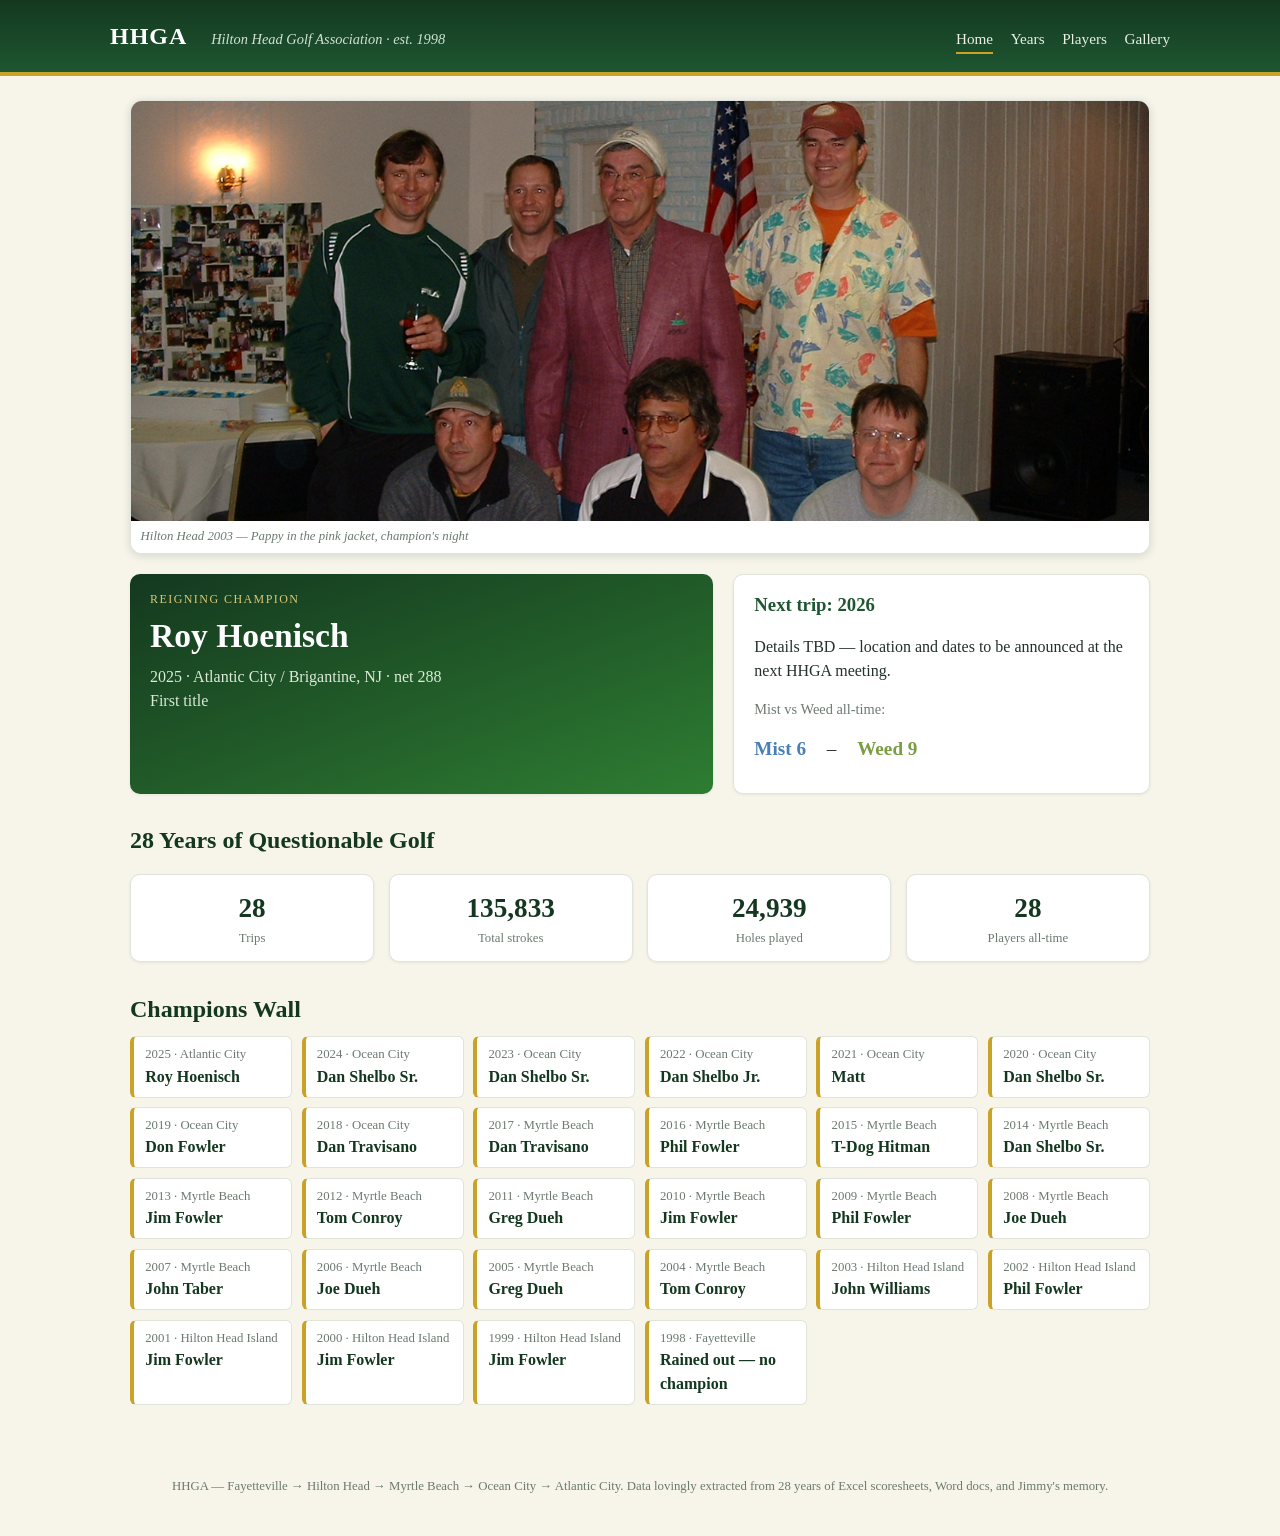
<file: index.html>
<!DOCTYPE html>
<html lang="en">
<head>
<meta charset="utf-8">
<meta name="viewport" content="width=device-width, initial-scale=1">
<title>HHGA — Hilton Head Golf Association</title>
<link rel="stylesheet" href="style.css">
</head>
<body data-page="home">

<header class="site">
  <div class="wrap">
    <h1><a href="index.html">HHGA</a></h1>
    <span class="tagline">Hilton Head Golf Association &middot; est. 1998</span>
    <nav class="site">
      <a href="index.html" class="here">Home</a>
      <a href="years.html">Years</a>
      <a href="players.html">Players</a>
      <a href="gallery.html">Gallery</a>
    </nav>
  </div>
</header>

<main>
  <div id="hero-photo"></div>

  <div class="hero">
    <div class="card champ">
      <div class="label">Reigning Champion</div>
      <div class="name" id="champ-name">…</div>
      <div class="detail" id="champ-detail"></div>
      <div class="detail" id="champ-titles"></div>
    </div>
    <div class="card">
      <h3 style="margin-top:0">Next trip: 2026</h3>
      <p>Details TBD — location and dates to be announced at the next
         HHGA meeting.</p>
      <p class="muted">Mist vs Weed all-time:</p>
      <div class="mw-final" id="mw-tally"></div>
    </div>
  </div>

  <h2>28 Years of Questionable Golf</h2>
  <div class="statgrid">
    <div class="card stat"><div class="big" id="stat-years">…</div><div class="small">Trips</div></div>
    <div class="card stat"><div class="big" id="stat-strokes">…</div><div class="small">Total strokes</div></div>
    <div class="card stat"><div class="big" id="stat-holes">…</div><div class="small">Holes played</div></div>
    <div class="card stat"><div class="big" id="stat-players">…</div><div class="small">Players all-time</div></div>
  </div>

  <h2>Champions Wall</h2>
  <div class="wall" id="wall"></div>
</main>

<footer class="site">
  HHGA — Fayetteville &rarr; Hilton Head &rarr; Myrtle Beach &rarr; Ocean City &rarr; Atlantic City.
  Data lovingly extracted from 28 years of Excel scoresheets, Word docs, and Jimmy's memory.
</footer>

<script src="app.js"></script>
</body>
</html>
</file>
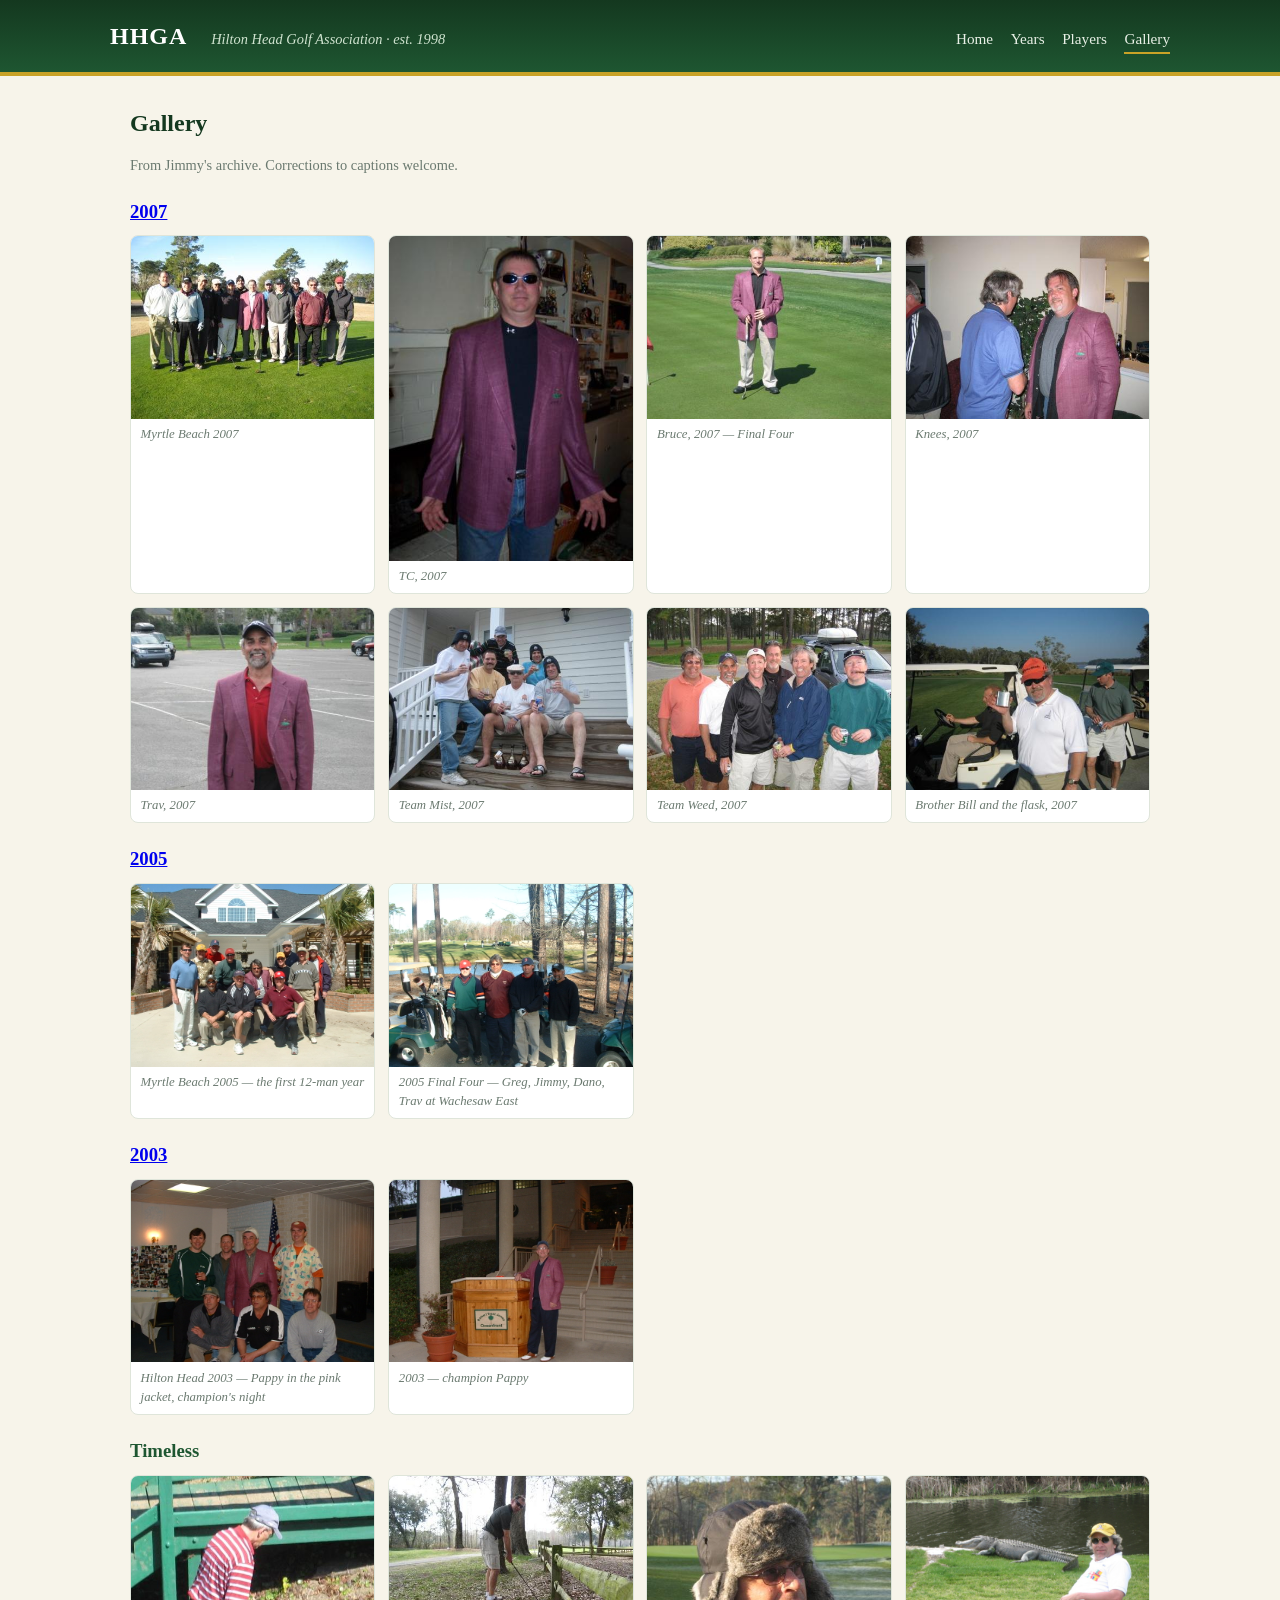
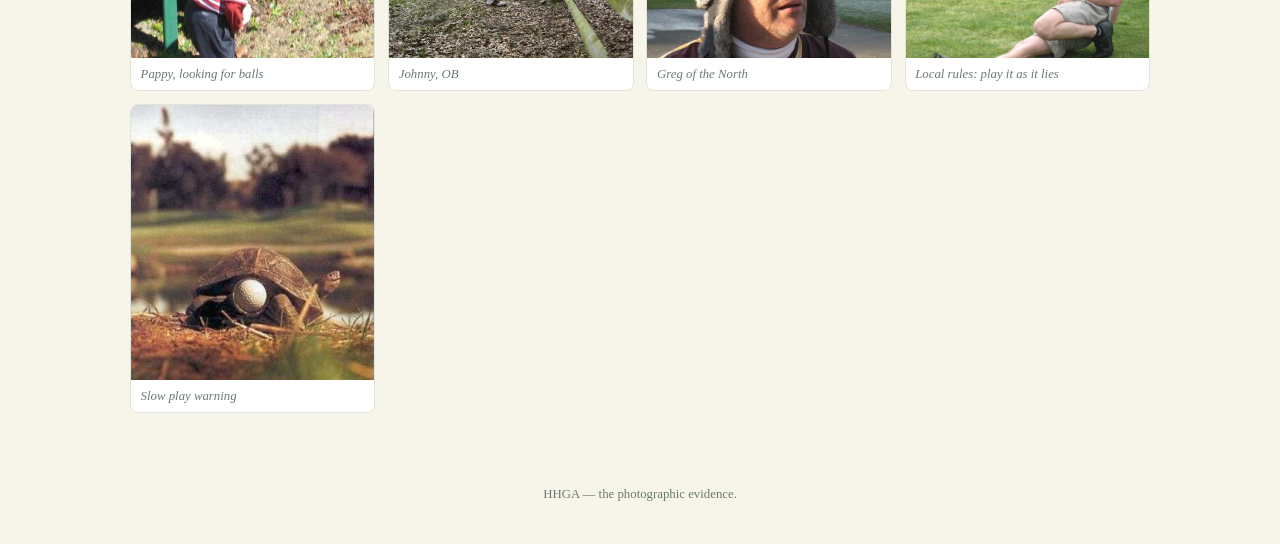
<file: gallery.html>
<!DOCTYPE html>
<html lang="en">
<head>
<meta charset="utf-8">
<meta name="viewport" content="width=device-width, initial-scale=1">
<title>HHGA — Gallery</title>
<link rel="stylesheet" href="style.css">
</head>
<body data-page="gallery">

<header class="site">
  <div class="wrap">
    <h1><a href="index.html">HHGA</a></h1>
    <span class="tagline">Hilton Head Golf Association &middot; est. 1998</span>
    <nav class="site">
      <a href="index.html">Home</a>
      <a href="years.html">Years</a>
      <a href="players.html">Players</a>
      <a href="gallery.html" class="here">Gallery</a>
    </nav>
  </div>
</header>

<main>
  <h2>Gallery</h2>
  <p class="muted">From Jimmy's archive. Corrections to captions welcome.</p>
  <div id="gallery"></div>
</main>

<footer class="site">HHGA — the photographic evidence.</footer>

<script src="app.js"></script>
</body>
</html>
</file>
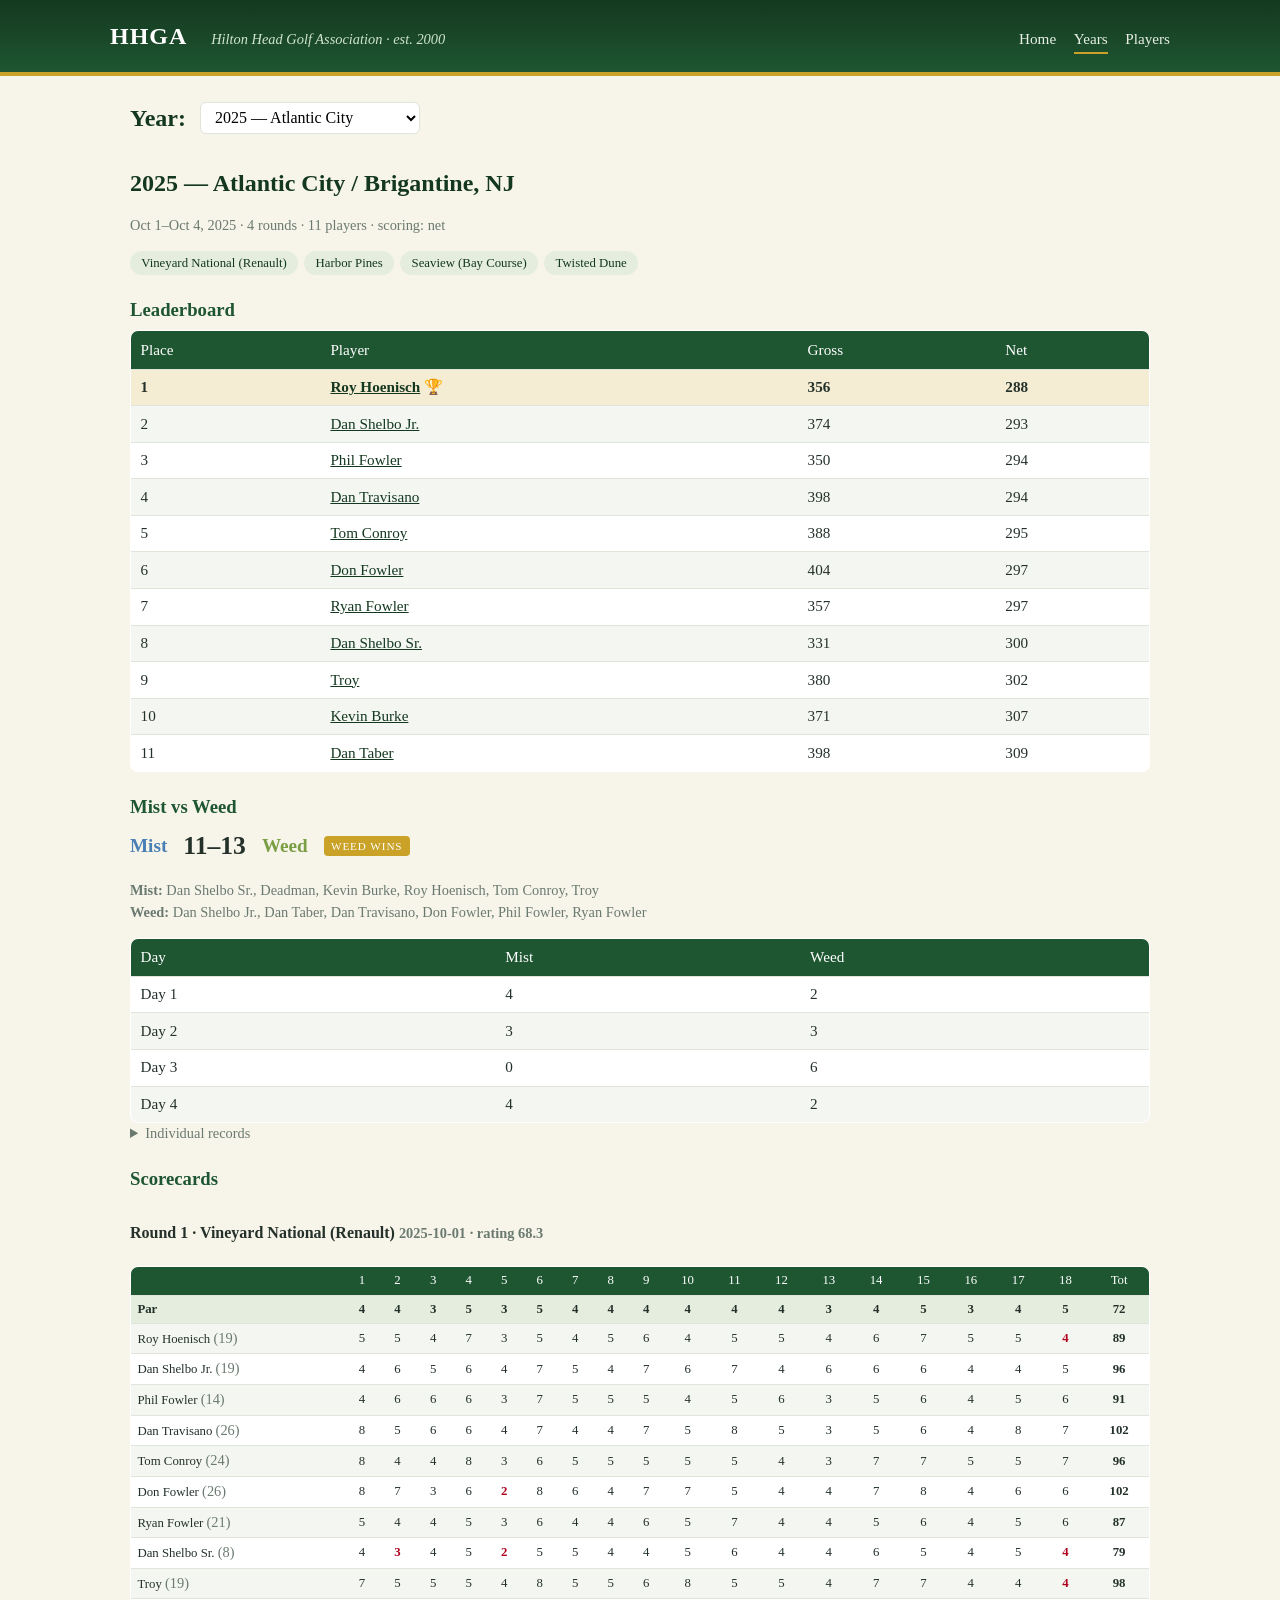
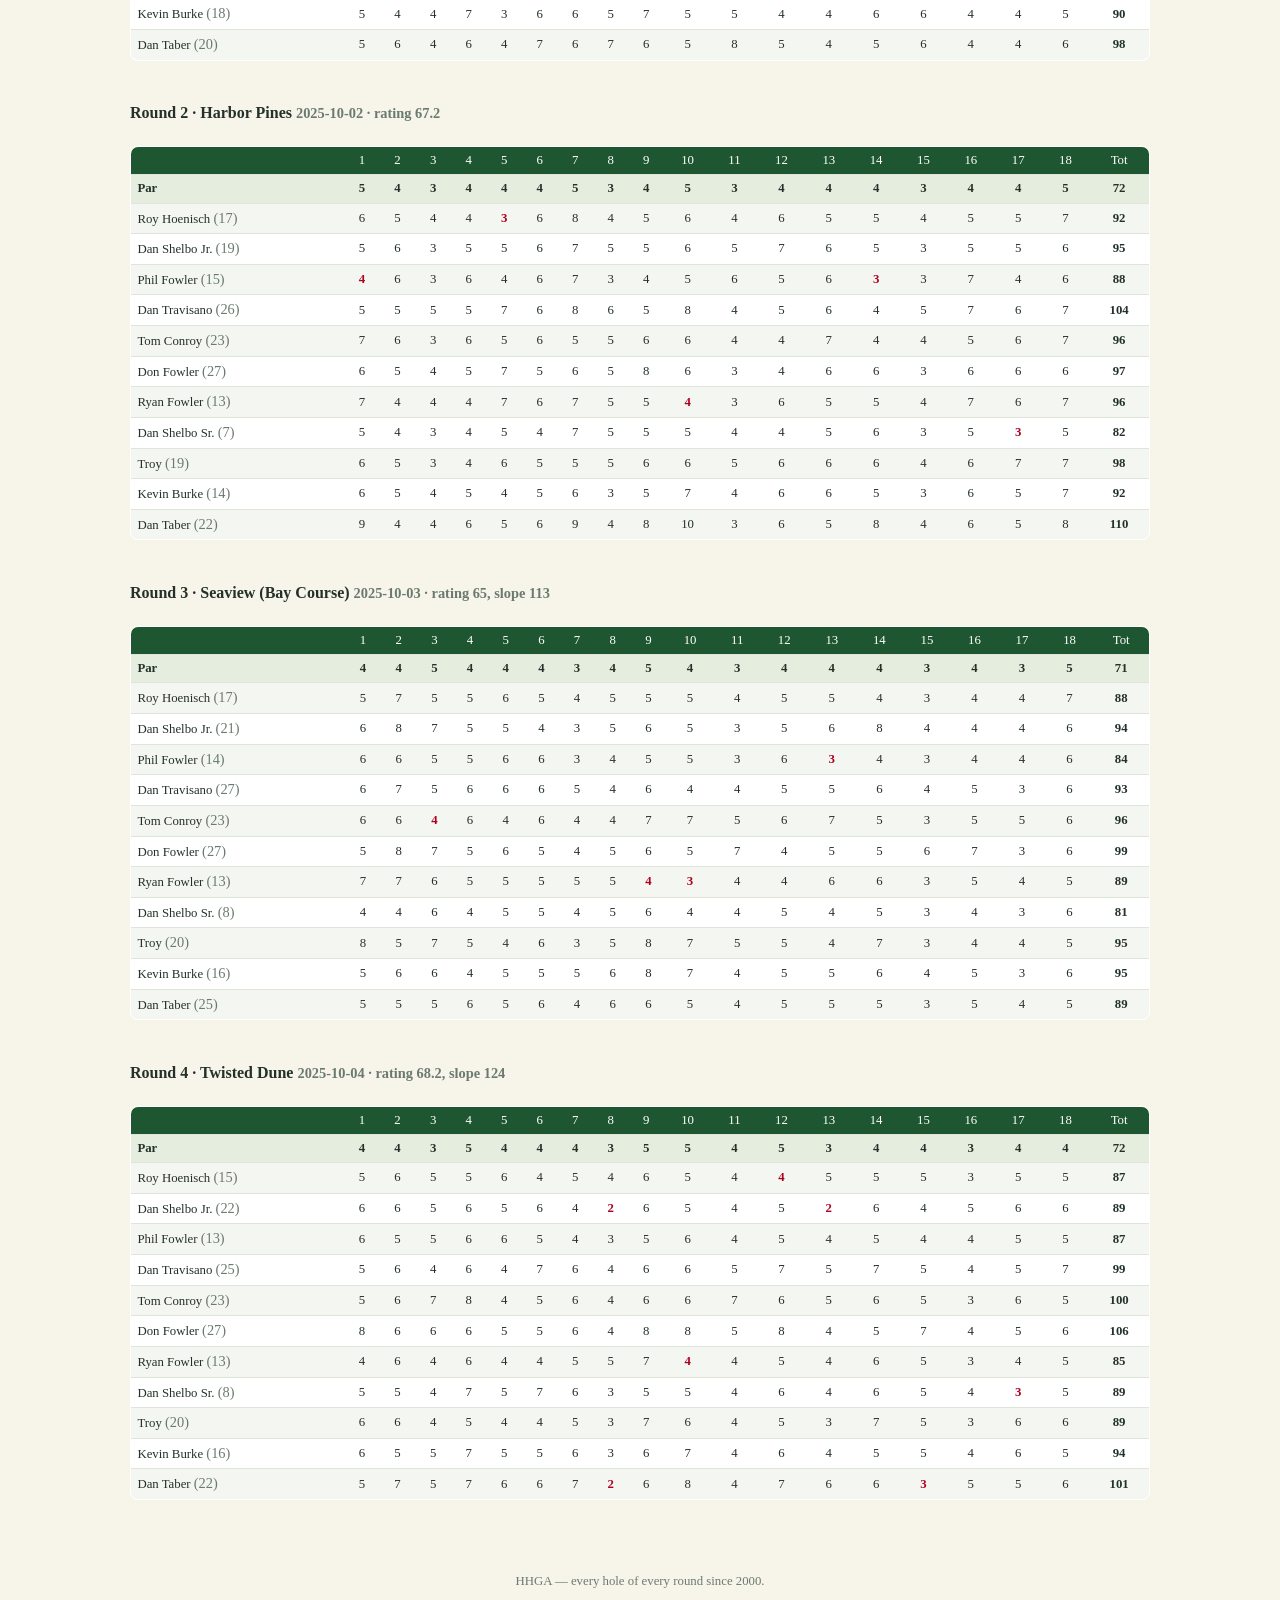
<file: years.html>
<!DOCTYPE html>
<html lang="en">
<head>
<meta charset="utf-8">
<meta name="viewport" content="width=device-width, initial-scale=1">
<title>HHGA — Year by Year</title>
<link rel="stylesheet" href="style.css">
</head>
<body data-page="years">

<header class="site">
  <div class="wrap">
    <h1><a href="index.html">HHGA</a></h1>
    <span class="tagline">Hilton Head Golf Association &middot; est. 2000</span>
    <nav class="site">
      <a href="index.html">Home</a>
      <a href="years.html" class="here">Years</a>
      <a href="players.html">Players</a>
    </nav>
  </div>
</header>

<main>
  <div class="yearbar">
    <h2 style="margin:0">Year:</h2>
    <select id="year-select"></select>
  </div>
  <div id="year-view"></div>
</main>

<footer class="site">HHGA — every hole of every round since 2000.</footer>

<script src="app.js"></script>
</body>
</html>
</file>
<file: style.css>
/* HHGA — shared styles */
:root {
  --green: #1e5631;
  --green-dark: #14381f;
  --green-light: #2e7d32;
  --cream: #f7f4ea;
  --card: #ffffff;
  --gold: #c9a227;
  --ink: #24312a;
  --muted: #6b7a70;
  --line: #dfe5da;
  --mist: #4a7fb5;
  --weed: #7a9e43;
}

* { box-sizing: border-box; }

body {
  margin: 0;
  font-family: Georgia, "Times New Roman", serif;
  background: var(--cream);
  color: var(--ink);
  line-height: 1.5;
}

header.site {
  background: linear-gradient(180deg, var(--green-dark), var(--green));
  color: #fff;
  padding: 1.1rem 1.5rem;
  border-bottom: 4px solid var(--gold);
}
header.site .wrap {
  max-width: 1060px;
  margin: 0 auto;
  display: flex;
  align-items: baseline;
  gap: 1.5rem;
  flex-wrap: wrap;
}
header.site h1 {
  margin: 0;
  font-size: 1.5rem;
  letter-spacing: 0.04em;
}
header.site h1 a { color: #fff; text-decoration: none; }
header.site .tagline {
  color: #cfe3cf;
  font-style: italic;
  font-size: 0.9rem;
}
nav.site { margin-left: auto; display: flex; gap: 1.1rem; }
nav.site a {
  color: #e8f0e6;
  text-decoration: none;
  font-size: 0.95rem;
  padding-bottom: 2px;
  border-bottom: 2px solid transparent;
}
nav.site a:hover, nav.site a.here { border-bottom-color: var(--gold); }

main {
  max-width: 1060px;
  margin: 1.5rem auto 3rem;
  padding: 0 1.25rem;
}

h2 { color: var(--green-dark); margin: 1.8rem 0 0.6rem; }
h3 { color: var(--green); margin: 1.3rem 0 0.4rem; }
.muted { color: var(--muted); font-size: 0.9rem; }

.card {
  background: var(--card);
  border: 1px solid var(--line);
  border-radius: 10px;
  padding: 1rem 1.25rem;
  box-shadow: 0 1px 3px rgba(20, 56, 31, 0.07);
}

/* hero (home) */
.hero {
  display: grid;
  grid-template-columns: 1.4fr 1fr;
  gap: 1.25rem;
  margin-top: 0.5rem;
}
@media (max-width: 760px) { .hero { grid-template-columns: 1fr; } }
.hero .champ {
  background: linear-gradient(160deg, var(--green-dark), var(--green-light));
  color: #fff;
  border: none;
}
.hero .champ .label {
  text-transform: uppercase;
  letter-spacing: 0.12em;
  font-size: 0.75rem;
  color: #d8c777;
}
.hero .champ .name { font-size: 2.1rem; font-weight: bold; margin: 0.2rem 0; }
.hero .champ .detail { color: #dcead9; }

.statgrid {
  display: grid;
  grid-template-columns: repeat(auto-fit, minmax(150px, 1fr));
  gap: 0.9rem;
  margin: 1rem 0;
}
.stat { text-align: center; padding: 0.8rem 0.4rem; }
.stat .big { font-size: 1.7rem; color: var(--green-dark); font-weight: bold; }
.stat .small { font-size: 0.8rem; color: var(--muted); }

/* champions wall */
.wall {
  display: grid;
  grid-template-columns: repeat(auto-fill, minmax(150px, 1fr));
  gap: 0.6rem;
}
.wall a {
  display: block;
  background: var(--card);
  border: 1px solid var(--line);
  border-left: 4px solid var(--gold);
  border-radius: 6px;
  padding: 0.5rem 0.7rem;
  text-decoration: none;
  color: var(--ink);
}
.wall a:hover { background: #eef3ea; }
.wall .yr { font-size: 0.8rem; color: var(--muted); }
.wall .who { font-weight: bold; color: var(--green-dark); }

/* tables */
table.data {
  width: 100%;
  border-collapse: collapse;
  background: var(--card);
  border: 1px solid var(--line);
  border-radius: 8px;
  overflow: hidden;
  font-size: 0.95rem;
}
table.data th {
  background: var(--green);
  color: #fff;
  text-align: left;
  padding: 0.45rem 0.6rem;
  font-weight: normal;
}
table.data td { padding: 0.4rem 0.6rem; border-top: 1px solid var(--line); }
table.data tr:nth-child(even) td { background: #f4f7f1; }
table.data tr.first td { background: #f4ecd3; font-weight: bold; }
table.data a { color: var(--green-dark); }

/* scorecards */
.scorewrap { overflow-x: auto; margin-bottom: 1.2rem; }
table.scorecard { font-size: 0.8rem; white-space: nowrap; }
table.scorecard td, table.scorecard th { padding: 0.25rem 0.4rem; text-align: center; }
table.scorecard td:first-child, table.scorecard th:first-child { text-align: left; }
table.scorecard tr.par td { background: #e5eede; font-weight: bold; }
td.under { color: #b00020; font-weight: bold; }   /* birdie or better: red like circles */
td.eagle { color: #b00020; font-weight: bold; text-decoration: underline; }

/* year controls */
.yearbar {
  display: flex;
  align-items: center;
  gap: 0.9rem;
  flex-wrap: wrap;
  margin-bottom: 0.7rem;
}
.yearbar select {
  font: inherit;
  padding: 0.35rem 0.6rem;
  border: 1px solid var(--line);
  border-radius: 6px;
  background: #fff;
}
.chips { display: flex; gap: 0.4rem; flex-wrap: wrap; }
.chip {
  background: #e5eede;
  border-radius: 999px;
  padding: 0.15rem 0.7rem;
  font-size: 0.8rem;
  color: var(--green-dark);
}

/* mist-weed */
.mw-final {
  display: flex;
  align-items: center;
  gap: 1rem;
  font-size: 1.2rem;
  margin: 0.4rem 0 0.8rem;
}
.mw-team { font-weight: bold; }
.mw-team.mist { color: var(--mist); }
.mw-team.weed { color: var(--weed); }
.mw-score { font-size: 1.6rem; font-weight: bold; }
.badge {
  background: var(--gold);
  color: #fff;
  border-radius: 4px;
  font-size: 0.7rem;
  padding: 0.1rem 0.45rem;
  text-transform: uppercase;
  letter-spacing: 0.08em;
}

/* players */
.roster {
  display: grid;
  grid-template-columns: repeat(auto-fill, minmax(170px, 1fr));
  gap: 0.6rem;
}
.roster a {
  background: var(--card);
  border: 1px solid var(--line);
  border-radius: 8px;
  padding: 0.6rem 0.8rem;
  text-decoration: none;
  color: var(--ink);
}
.roster a:hover { border-color: var(--green); }
.roster .who { font-weight: bold; color: var(--green-dark); }
.roster .sub { font-size: 0.78rem; color: var(--muted); }
.roster a.sel { border-color: var(--gold); background: #fdf9ec; }

.profile-grid {
  display: grid;
  grid-template-columns: 1.1fr 1fr;
  gap: 1.25rem;
  align-items: start;
}
@media (max-width: 820px) { .profile-grid { grid-template-columns: 1fr; } }

/* photos */
#hero-photo .photo.big {
  margin: 0 0 1.25rem;
  border-radius: 12px;
  overflow: hidden;
  border: 1px solid var(--line);
  box-shadow: 0 2px 8px rgba(20, 56, 31, 0.15);
}
#hero-photo .photo.big img {
  width: 100%;
  max-height: 420px;
  object-fit: cover;
  display: block;
}
.photo { margin: 0; background: var(--card); border: 1px solid var(--line);
  border-radius: 8px; overflow: hidden; }
.photo img { width: 100%; display: block; }
.photo figcaption {
  padding: 0.4rem 0.6rem;
  font-size: 0.8rem;
  color: var(--muted);
  font-style: italic;
}
#hero-photo .photo.big figcaption { background: var(--card); }
.photogrid {
  display: grid;
  grid-template-columns: repeat(auto-fill, minmax(220px, 1fr));
  gap: 0.8rem;
  margin: 0.6rem 0 1.4rem;
}

/* year story */
.card.story {
  border-left: 4px solid var(--gold);
  margin: 0.9rem 0;
}
.card.story p { margin: 0.5rem 0 0.2rem; }
.chip.warm { background: #f4ecd3; color: #7a6420; }

footer.site {
  text-align: center;
  color: var(--muted);
  font-size: 0.8rem;
  padding: 1.5rem 0 2.5rem;
}
</file>
